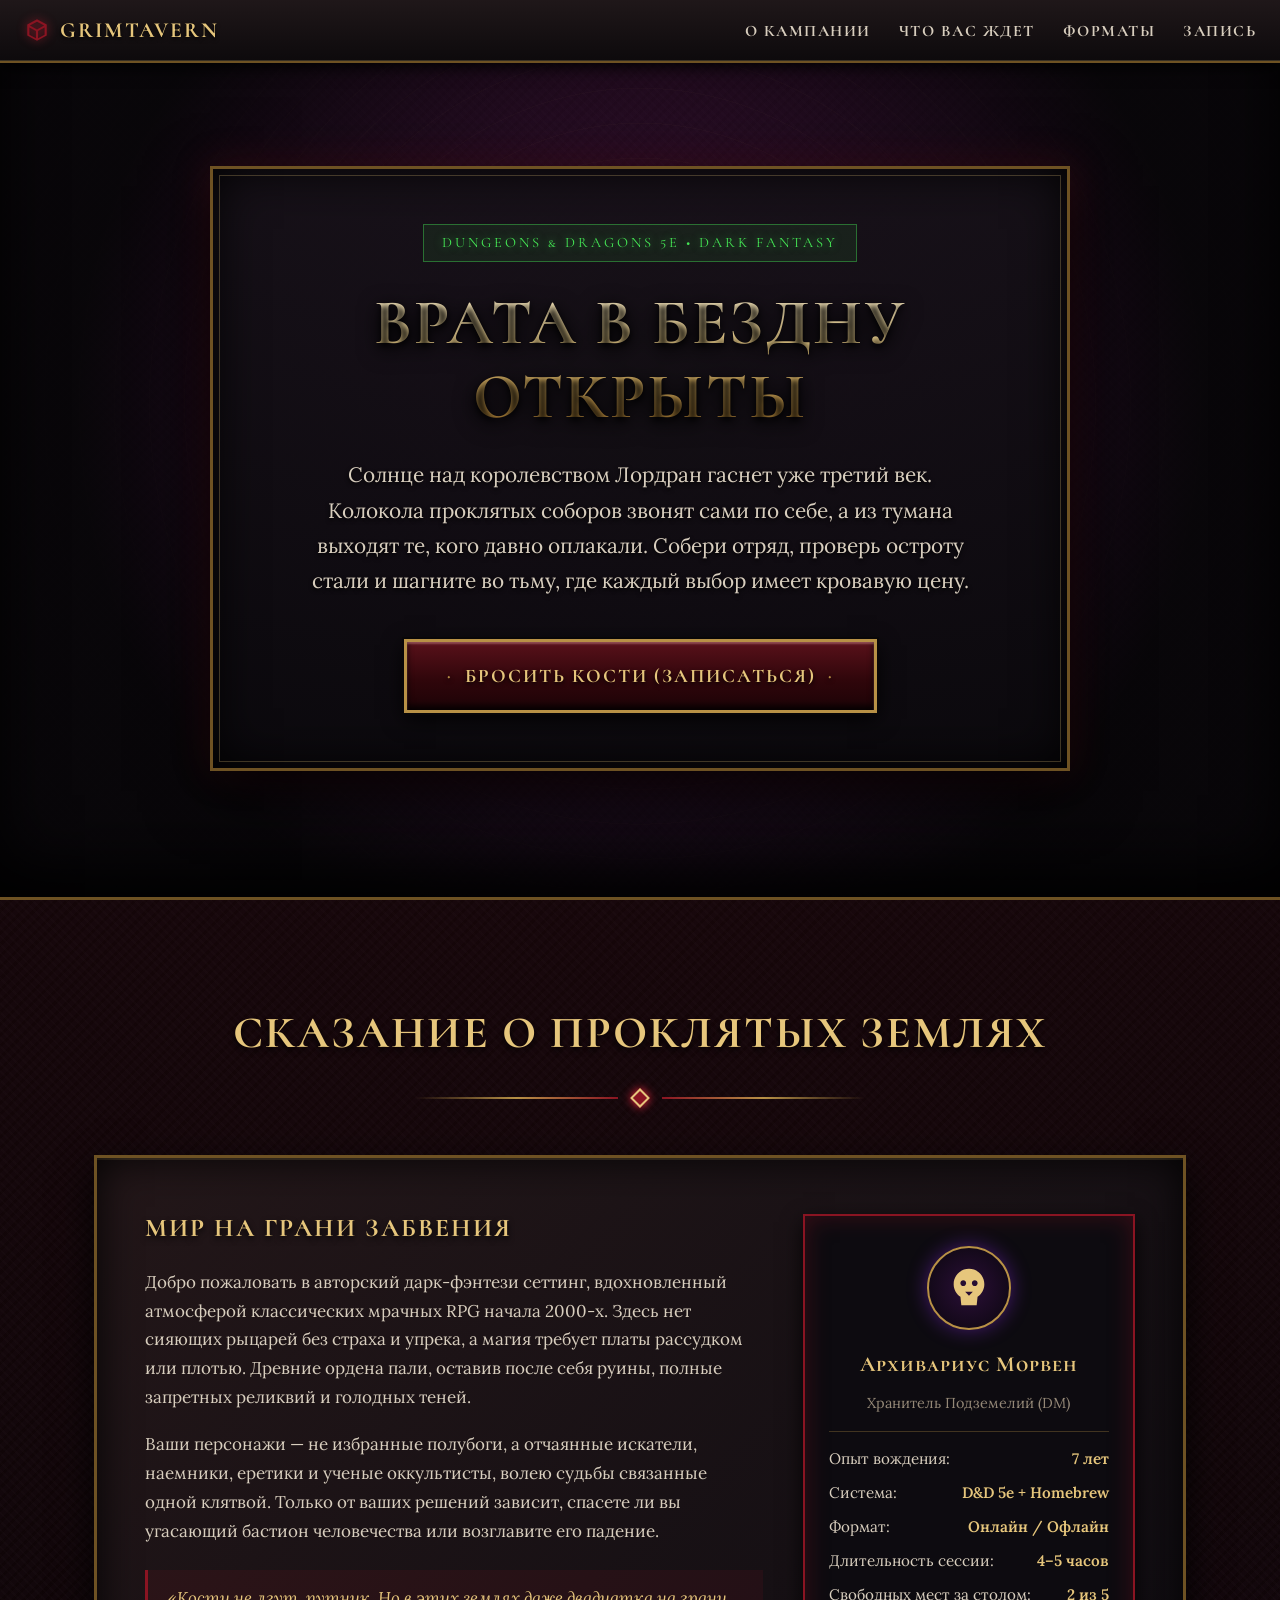
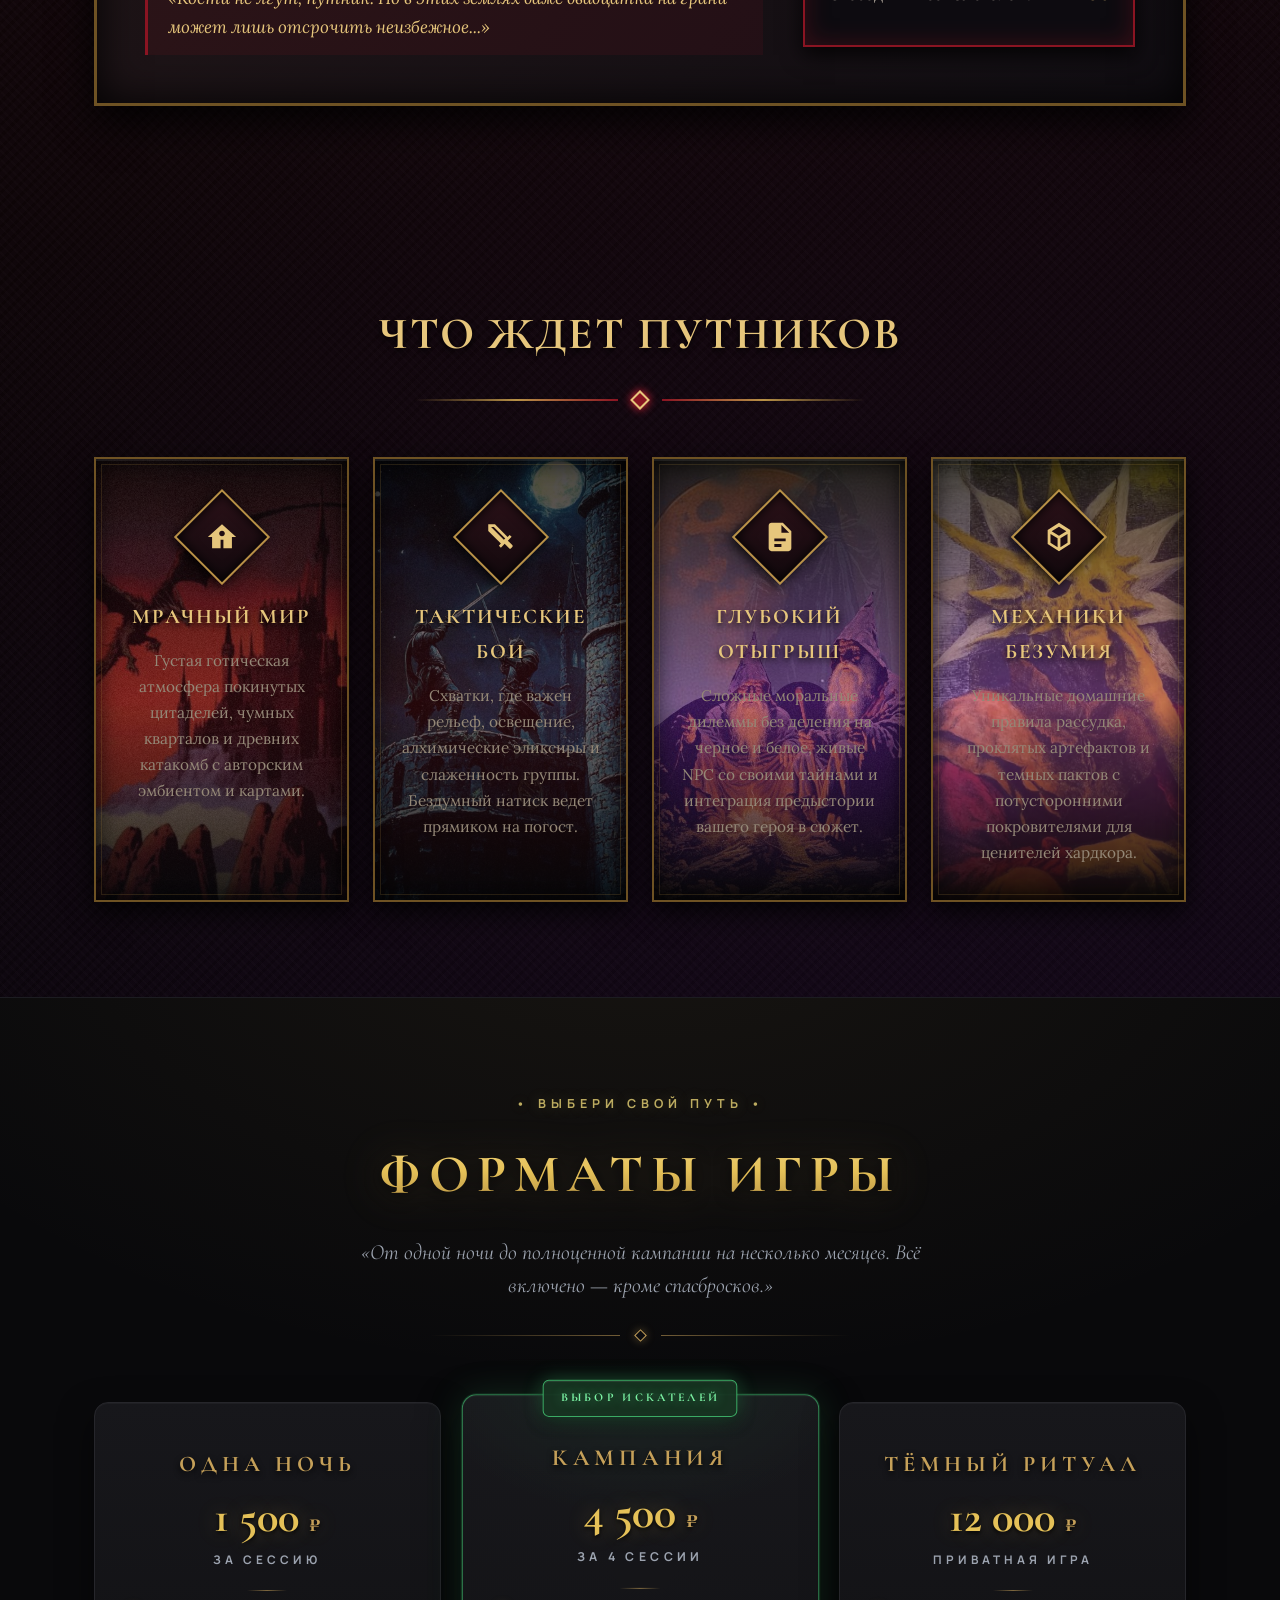
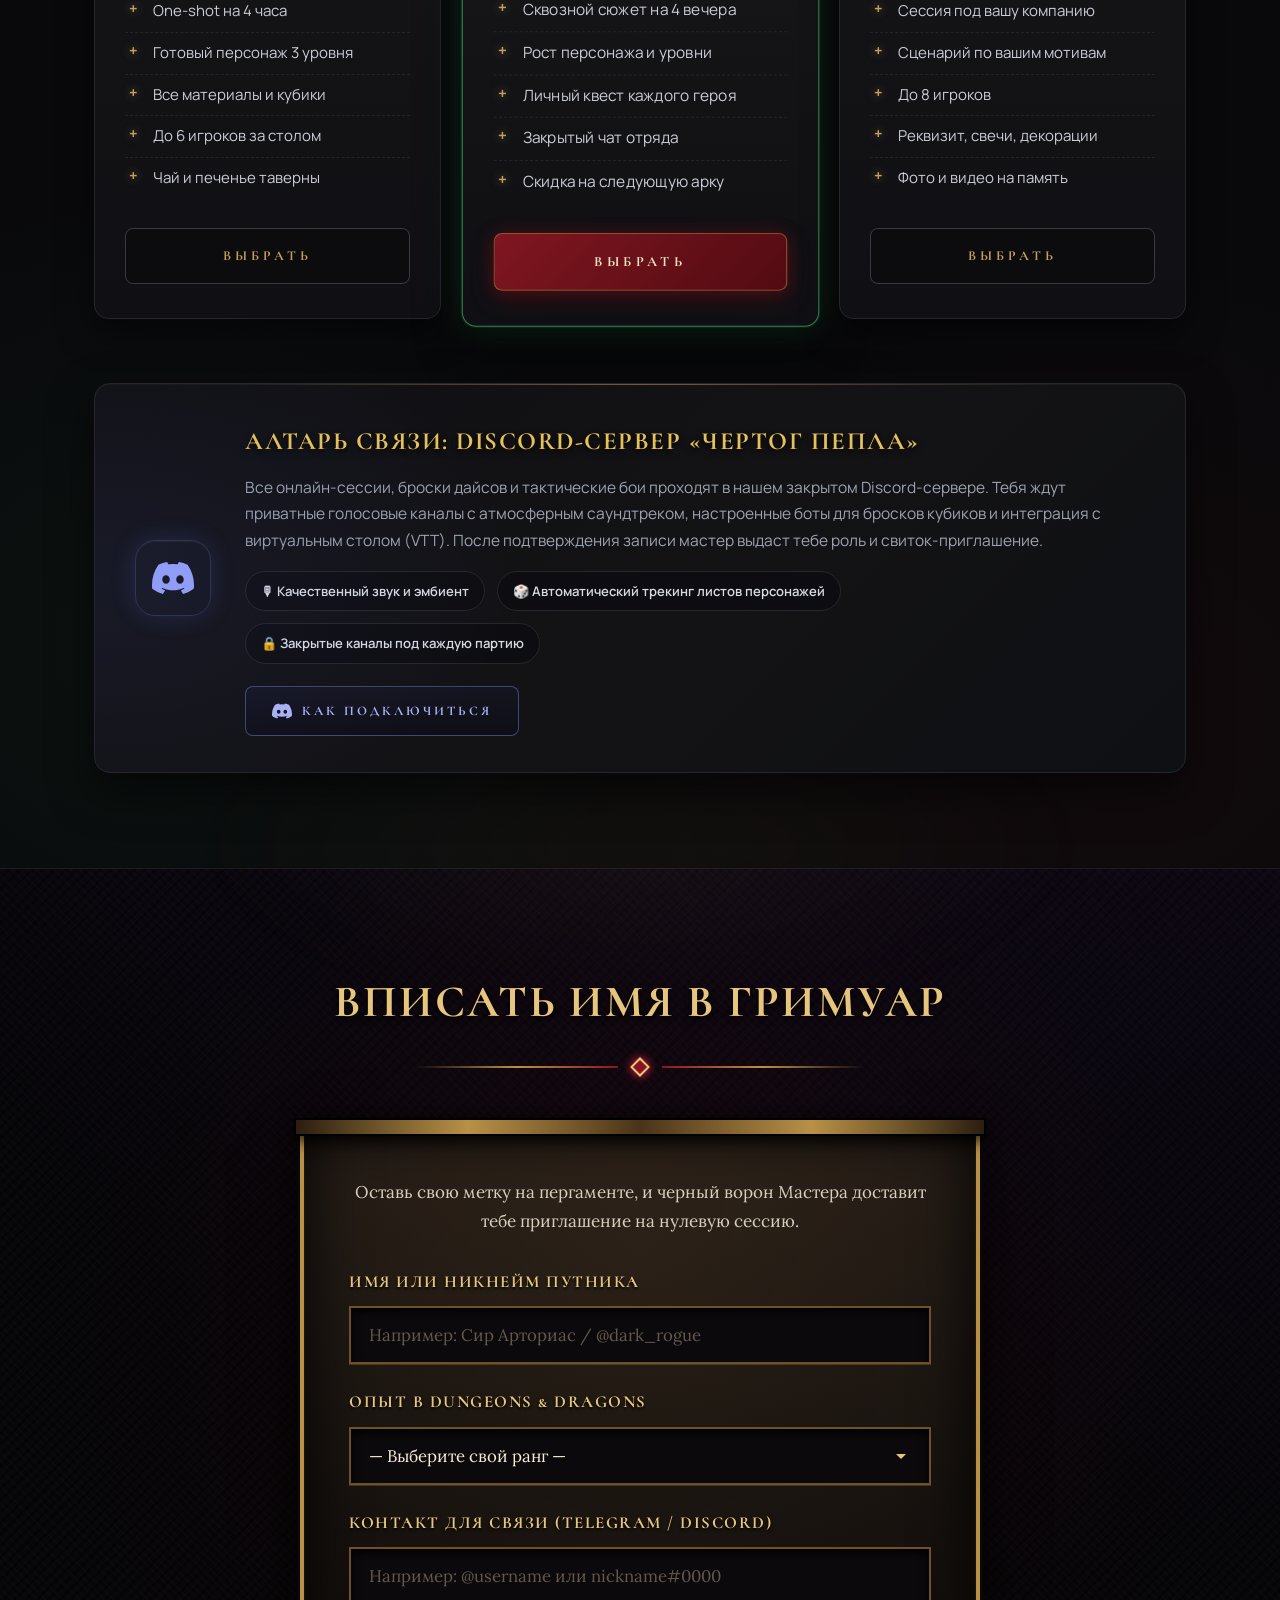
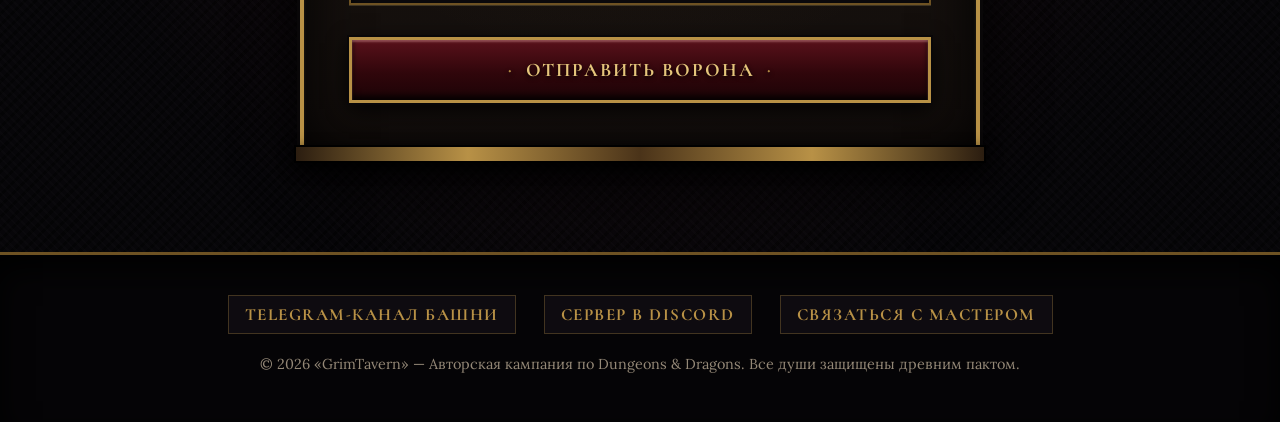
<file: index.html>
<!DOCTYPE html>
<html lang="ru">
<head>
    <meta charset="UTF-8">
    <meta name="viewport" content="width=device-width, initial-scale=1.0">
    <title>Врата в Бездну открыты | Запись на кампанию D&D</title>
    <!-- Подключение шрифтов Google Fonts (включая поддержку кириллицы в готическом/фэнтези стиле) -->
    <link rel="preconnect" href="https://fonts.googleapis.com">
    <link rel="preconnect" href="https://fonts.gstatic.com" crossorigin>
    <link href="https://fonts.googleapis.com/css2?family=Cinzel:wght@600;800&family=Cormorant+Garamond:ital,wght@0,600;0,700;1,500;1,600&family=Cormorant+Unicase:wght@600;700&family=Lora:ital,wght@0,400;0,600;1,400&family=Manrope:wght@400;500;600;700;800&display=swap" rel="stylesheet">
    <style>
        :root {
            --bg-abyss: #070609;
            --bg-stone: #121016;
            --bg-wood: #181112;
            --bg-parchment: #1e1714;
            --crimson-dark: #3b0910;
            --crimson-bright: #8a1422;
            --crimson-glow: #ff2a44;
            --gold-dark: #6e5223;
            --gold-base: #b89146;
            --gold-bright: #e6c67c;
            --magic-purple: #8a2be2;
            --magic-green: #45e655;
            --text-main: #d8cebe;
            --text-muted: #948877;
            --font-heading: 'Cormorant Unicase', 'Cinzel', serif;
            --font-body: 'Lora', serif;
            --transition-base: all 0.3s cubic-bezier(0.25, 0.8, 0.25, 1);
        }

        * {
            box-sizing: border-box;
            margin: 0;
            padding: 0;
        }

        html {
            scroll-behavior: smooth;
        }

        body {
            background-color: var(--bg-abyss);
            color: var(--text-main);
            font-family: var(--font-body);
            line-height: 1.7;
            font-size: 17px;
            overflow-x: hidden;
            /* Имитация темной каменной текстуры в духе Diablo II / Warcraft III */
            background-image: 
                radial-gradient(circle at 50% 0%, rgba(138, 20, 34, 0.18) 0%, transparent 60%),
                radial-gradient(circle at 85% 60%, rgba(138, 43, 226, 0.1) 0%, transparent 50%),
                repeating-linear-gradient(45deg, rgba(255, 255, 255, 0.012) 0px, rgba(255, 255, 255, 0.012) 2px, transparent 2px, transparent 6px),
                repeating-linear-gradient(-45deg, rgba(0, 0, 0, 0.4) 0px, rgba(0, 0, 0, 0.4) 3px, transparent 3px, transparent 8px);
        }

        /* Декоративная верхняя навигационная/статусная панель в стиле RPG 2000-х */
        .top-bar {
            position: fixed;
            top: 0;
            left: 0;
            width: 100%;
            z-index: 100;
            background: linear-gradient(180deg, #1f1719 0%, #0d0a0c 100%);
            border-bottom: 2px solid var(--gold-dark);
            box-shadow: 0 4px 15px rgba(0, 0, 0, 0.9), inset 0 -1px 0 rgba(230, 198, 124, 0.2);
            padding: 12px 24px;
            display: flex;
            justify-content: space-between;
            align-items: center;
        }

        .brand {
            font-family: var(--font-heading);
            font-size: 1.35rem;
            font-weight: 700;
            color: var(--gold-bright);
            text-transform: uppercase;
            letter-spacing: 2px;
            text-shadow: 0 2px 4px #000;
            display: flex;
            align-items: center;
            gap: 10px;
            text-decoration: none;
        }

        .brand svg {
            width: 26px;
            height: 26px;
            fill: var(--crimson-bright);
            filter: drop-shadow(0 0 5px rgba(255, 42, 68, 0.5));
        }

        .nav-links {
            display: flex;
            gap: 28px;
            list-style: none;
        }

        .nav-links a {
            color: var(--text-main);
            text-decoration: none;
            font-family: var(--font-heading);
            font-weight: 700;
            font-size: 1rem;
            letter-spacing: 1.5px;
            text-transform: uppercase;
            transition: var(--transition-base);
            position: relative;
        }

        .nav-links a:hover {
            color: var(--gold-bright);
            text-shadow: 0 0 10px rgba(230, 198, 124, 0.7);
        }

        .container {
            max-width: 1140px;
            margin: 0 auto;
            padding: 0 24px;
        }

        h1, h2, h3 {
            font-family: var(--font-heading);
            text-transform: uppercase;
            letter-spacing: 2px;
            color: var(--gold-bright);
            text-shadow: 0 3px 6px rgba(0, 0, 0, 0.95);
        }

        /* Разделители секций в виде кованого орнамента */
        .divider {
            display: flex;
            align-items: center;
            justify-content: center;
            margin: 20px auto 50px;
            max-width: 450px;
            gap: 15px;
        }

        .divider::before,
        .divider::after {
            content: "";
            flex: 1;
            height: 2px;
            background: linear-gradient(90deg, transparent, var(--gold-base), var(--crimson-bright));
        }

        .divider::after {
            background: linear-gradient(90deg, var(--crimson-bright), var(--gold-base), transparent);
        }

        .divider-gem {
            width: 14px;
            height: 14px;
            background: var(--crimson-bright);
            border: 2px solid var(--gold-bright);
            transform: rotate(45deg);
            box-shadow: 0 0 10px var(--crimson-glow);
        }

        /* Ретро-кнопки в стиле Warcraft 3 / Diablo 2 */
        .btn-retro {
            display: inline-flex;
            align-items: center;
            justify-content: center;
            gap: 12px;
            font-family: var(--font-heading);
            font-size: 1.2rem;
            font-weight: 700;
            text-transform: uppercase;
            letter-spacing: 2px;
            color: var(--gold-bright);
            text-decoration: none;
            padding: 18px 40px;
            cursor: pointer;
            background: linear-gradient(180deg, #59111a 0%, #30060b 55%, #1c0306 100%);
            border: 3px solid var(--gold-base);
            outline: 2px solid #090708;
            box-shadow: 
                inset 0 2px 2px rgba(255, 190, 190, 0.35),
                inset 0 -4px 6px rgba(0, 0, 0, 0.85),
                0 6px 20px rgba(0, 0, 0, 0.9);
            text-shadow: 0 2px 4px #000;
            transition: var(--transition-base);
            position: relative;
        }

        /* Металлические уголки на кнопках */
        .btn-retro::before,
        .btn-retro::after {
            content: "◆";
            font-size: 0.75rem;
            color: var(--gold-base);
            transition: var(--transition-base);
        }

        .btn-retro:hover {
            color: #fff;
            border-color: var(--gold-bright);
            background: linear-gradient(180deg, #751521 0%, #450911 55%, #260408 100%);
            box-shadow: 
                inset 0 2px 4px rgba(255, 220, 220, 0.5),
                inset 0 -3px 6px rgba(0, 0, 0, 0.8),
                0 0 22px rgba(255, 42, 68, 0.65),
                0 0 40px rgba(138, 43, 226, 0.4);
            transform: translateY(-2px);
        }

        .btn-retro:hover::before,
        .btn-retro:hover::after {
            color: var(--magic-green);
            text-shadow: 0 0 8px var(--magic-green);
        }

        .btn-retro:active {
            transform: translateY(2px);
            background: linear-gradient(180deg, #1c0306 0%, #30060b 60%, #4a0d15 100%);
            box-shadow: 
                inset 0 5px 10px rgba(0, 0, 0, 0.95),
                0 2px 6px rgba(0, 0, 0, 0.9);
        }

        /* HERO-БЛОК */
        .hero {
            min-height: 100vh;
            display: flex;
            align-items: center;
            justify-content: center;
            text-align: center;
            padding: 120px 20px 80px;
            position: relative;
            background: 
                radial-gradient(circle at 50% 45%, rgba(69, 230, 85, 0.06) 0%, rgba(138, 43, 226, 0.12) 25%, rgba(7, 6, 9, 0.92) 70%),
                repeating-radial-gradient(circle at 50% 45%, rgba(184, 145, 70, 0.04) 0px, rgba(184, 145, 70, 0.04) 1px, transparent 1px, transparent 35px);
            border-bottom: 3px solid var(--gold-dark);
            box-shadow: inset 0 -30px 60px rgba(0, 0, 0, 0.95);
        }

        .hero-frame {
            max-width: 860px;
            padding: 55px 45px;
            background: linear-gradient(180deg, rgba(22, 17, 24, 0.92) 0%, rgba(11, 9, 13, 0.96) 100%);
            border: 3px solid var(--gold-dark);
            outline: 1px solid rgba(230, 198, 124, 0.25);
            outline-offset: -10px;
            box-shadow: 
                inset 0 0 50px rgba(0, 0, 0, 0.95),
                0 20px 60px rgba(0, 0, 0, 0.95),
                0 0 35px rgba(138, 20, 34, 0.3);
            position: relative;
        }

        .hero-badge {
            display: inline-block;
            font-family: var(--font-heading);
            font-size: 0.9rem;
            letter-spacing: 3px;
            text-transform: uppercase;
            color: var(--magic-green);
            background: rgba(69, 230, 85, 0.08);
            border: 1px solid rgba(69, 230, 85, 0.4);
            padding: 6px 18px;
            margin-bottom: 24px;
            text-shadow: 0 0 8px rgba(69, 230, 85, 0.5);
        }

        .hero h1 {
            font-size: clamp(2.3rem, 5vw, 4.2rem);
            line-height: 1.15;
            margin-bottom: 24px;
            background: linear-gradient(180deg, #fff3d1 0%, var(--gold-bright) 45%, #9e6f27 100%);
            -webkit-background-clip: text;
            -webkit-text-fill-color: transparent;
            filter: drop-shadow(0 4px 10px rgba(0, 0, 0, 0.95));
        }

        .hero p {
            font-size: clamp(1.05rem, 2vw, 1.3rem);
            color: var(--text-main);
            max-width: 660px;
            margin: 0 auto 40px;
            text-shadow: 0 2px 4px #000;
        }

        /* СЕКЦИИ */
        section {
            padding: 95px 0;
            position: relative;
        }

        .section-title {
            text-align: center;
            font-size: clamp(1.9rem, 3.5vw, 2.8rem);
            margin-bottom: 10px;
        }

        /* О КАМПАНИИ И МАСТЕРЕ */
        .about-box {
            background: 
                linear-gradient(135deg, rgba(35, 23, 25, 0.95) 0%, rgba(16, 13, 18, 0.98) 100%);
            border: 3px solid var(--gold-dark);
            box-shadow: 
                inset 0 0 40px rgba(0, 0, 0, 0.9),
                inset 0 2px 0 rgba(230, 198, 124, 0.25),
                0 15px 35px rgba(0, 0, 0, 0.85);
            padding: 48px;
            display: grid;
            grid-template-columns: 1.3fr 0.7fr;
            gap: 40px;
            align-items: center;
            position: relative;
        }

        .about-text h3 {
            font-size: 1.6rem;
            margin-bottom: 18px;
            color: var(--gold-bright);
        }

        .about-text p {
            margin-bottom: 18px;
            color: var(--text-main);
        }

        .about-quote {
            border-left: 3px solid var(--crimson-bright);
            padding-left: 20px;
            margin-top: 24px;
            font-style: italic;
            color: var(--gold-bright);
            background: rgba(138, 20, 34, 0.12);
            padding: 14px 20px;
        }

        .master-card {
            background: #0d0b10;
            border: 2px solid var(--crimson-bright);
            padding: 30px 24px;
            text-align: center;
            box-shadow: inset 0 0 25px rgba(138, 20, 34, 0.35), 0 8px 20px rgba(0, 0, 0, 0.8);
        }

        .master-crest {
            width: 84px;
            height: 84px;
            margin: 0 auto 16px;
            border-radius: 50%;
            background: radial-gradient(circle, #2b0f38 0%, #09060c 100%);
            border: 2px solid var(--gold-base);
            display: flex;
            align-items: center;
            justify-content: center;
            box-shadow: 0 0 20px rgba(138, 43, 226, 0.45);
        }

        .master-crest svg {
            width: 46px;
            height: 46px;
            fill: var(--gold-bright);
        }

        .master-card h4 {
            font-family: var(--font-heading);
            font-size: 1.35rem;
            color: var(--gold-bright);
            margin-bottom: 8px;
            letter-spacing: 1px;
        }

        .master-stats {
            list-style: none;
            margin-top: 16px;
            text-align: left;
            font-size: 0.95rem;
            border-top: 1px solid rgba(184, 145, 70, 0.3);
            padding-top: 14px;
        }

        .master-stats li {
            margin-bottom: 8px;
            display: flex;
            justify-content: space-between;
        }

        .master-stats span {
            color: var(--gold-bright);
            font-weight: 600;
        }

        /* ЧТО ВАС ЖДЕТ (FEATURES) */
        .features-grid {
            display: grid;
            grid-template-columns: repeat(4, 1fr);
            gap: 24px;
        }

        .feature-card {
            background: linear-gradient(180deg, #1a151c 0%, #0e0b10 100%);
            background-size: cover;
            background-position: center;
            background-repeat: no-repeat;
            border: 2px solid var(--gold-dark);
            padding: 34px 24px;
            text-align: center;
            box-shadow: 
                inset 0 2px 0 rgba(255, 255, 255, 0.08),
                inset 0 0 25px rgba(0, 0, 0, 0.9),
                0 10px 25px rgba(0, 0, 0, 0.8);
            transition: var(--transition-base);
            position: relative;
            display: flex;
            flex-direction: column;
            align-items: center;
        }

        .feature-card::after {
            content: "";
            position: absolute;
            inset: 5px;
            border: 1px solid rgba(184, 145, 70, 0.18);
            pointer-events: none;
        }

        .feature-card:hover {
            transform: translateY(-6px);
            border-color: var(--gold-bright);
            box-shadow: 
                inset 0 0 30px rgba(138, 43, 226, 0.25),
                0 14px 30px rgba(0, 0, 0, 0.95),
                0 0 20px rgba(138, 43, 226, 0.45);
        }

        .feature-icon {
            width: 68px;
            height: 68px;
            background: linear-gradient(135deg, #2b1118 0%, #12090d 100%);
            border: 2px solid var(--gold-base);
            transform: rotate(45deg);
            display: flex;
            align-items: center;
            justify-content: center;
            margin: 10px 0 28px;
            box-shadow: inset 0 0 12px #000, 0 4px 12px rgba(0,0,0,0.8);
            transition: var(--transition-base);
        }

        .feature-icon svg {
            transform: rotate(-45deg);
            width: 34px;
            height: 34px;
            fill: var(--gold-bright);
            transition: var(--transition-base);
        }

        .feature-card:hover .feature-icon {
            border-color: var(--magic-green);
            box-shadow: 0 0 18px rgba(69, 230, 85, 0.5);
        }

        .feature-card:hover .feature-icon svg {
            fill: var(--magic-green);
            filter: drop-shadow(0 0 6px var(--magic-green));
        }

        .feature-card h3 {
            font-size: 1.3rem;
            margin-bottom: 14px;
            color: var(--gold-bright);
        }

        .feature-card p {
            font-size: 0.96rem;
            color: var(--text-muted);
        }

        /* ============================================================
           Фоновые изображения карточек «ЧТО ЖДЕТ ПУТНИКОВ»
           Поверх фона — темное полупрозрачное затемнение (градиент),
           чтобы текст и иконки оставались четкими и легко читаемыми.
           Рамки, отступы и закругления карточек сохранены без изменений.
           ============================================================ */
        .feature-card--world {
            background-image:
                linear-gradient(180deg, rgba(7, 6, 9, 0.72) 0%, rgba(59, 9, 16, 0.55) 55%, rgba(7, 6, 9, 0.88) 100%),
                url('img/мир.jpg');
        }

        .feature-card--combat {
            background-image:
                linear-gradient(180deg, rgba(7, 6, 9, 0.72) 0%, rgba(59, 9, 16, 0.55) 55%, rgba(7, 6, 9, 0.88) 100%),
                url('img/бои.jpg');
        }

        .feature-card--roleplay {
            background-image:
                linear-gradient(180deg, rgba(7, 6, 9, 0.72) 0%, rgba(138, 43, 226, 0.35) 55%, rgba(7, 6, 9, 0.88) 100%),
                url('img/отыгрышь.jpg');
        }

        .feature-card--madness {
            background-image:
                linear-gradient(180deg, rgba(7, 6, 9, 0.72) 0%, rgba(138, 43, 226, 0.35) 55%, rgba(7, 6, 9, 0.88) 100%),
                url('img/безумие.jpg');
        }

        /* СЕКЦИЯ ЗАПИСИ (ФОРМА) */
        .signup-section {
            background: radial-gradient(circle at 50% 50%, rgba(59, 9, 16, 0.25) 0%, transparent 70%);
        }

        .scroll-slab {
            max-width: 680px;
            margin: 0 auto;
            /* Имитация темной рунической плиты со старым пергаментом */
            background: 
                radial-gradient(circle at 50% 20%, rgba(184, 145, 70, 0.08), transparent 70%),
                linear-gradient(180deg, #241b16 0%, #17120f 50%, #120d0b 100%);
            border: 4px solid var(--gold-base);
            outline: 3px solid #090708;
            box-shadow: 
                inset 0 0 60px rgba(0, 0, 0, 0.95),
                inset 0 2px 3px rgba(230, 198, 124, 0.3),
                0 20px 50px rgba(0, 0, 0, 0.95);
            padding: 50px 45px;
            position: relative;
        }

        .scroll-slab::before,
        .scroll-slab::after {
            content: "";
            position: absolute;
            left: -10px;
            right: -10px;
            height: 14px;
            background: linear-gradient(90deg, #2b1d10, var(--gold-base), #4a3319, var(--gold-base), #2b1d10);
            border: 2px solid #000;
            box-shadow: 0 5px 15px rgba(0,0,0,0.9);
        }

        .scroll-slab::before {
            top: -10px;
        }

        .scroll-slab::after {
            bottom: -10px;
        }

        .form-intro {
            text-align: center;
            margin-bottom: 32px;
            color: var(--text-main);
        }

        .form-group {
            margin-bottom: 24px;
        }

        .form-group label {
            display: block;
            font-family: var(--font-heading);
            font-size: 1.05rem;
            font-weight: 700;
            letter-spacing: 1.5px;
            text-transform: uppercase;
            color: var(--gold-bright);
            margin-bottom: 10px;
            text-shadow: 0 2px 3px #000;
        }

        .form-control {
            width: 100%;
            padding: 16px 18px;
            font-family: var(--font-body);
            font-size: 1.05rem;
            color: #f5ebd6;
            background-color: #0b090c;
            border: 2px solid var(--gold-dark);
            box-shadow: 
                inset 0 4px 10px rgba(0, 0, 0, 0.95),
                0 1px 0 rgba(230, 198, 124, 0.2);
            transition: var(--transition-base);
            outline: none;
        }

        .form-control::placeholder {
            color: #63584c;
        }

        .form-control:hover {
            border-color: var(--gold-base);
        }

        .form-control:focus {
            border-color: var(--magic-green);
            background-color: #110e14;
            box-shadow: 
                inset 0 4px 10px rgba(0, 0, 0, 0.95),
                0 0 15px rgba(69, 230, 85, 0.35);
        }

        select.form-control {
            appearance: none;
            background-image: url("data:image/svg+xml;charset=UTF-8,%3csvg xmlns='http://www.w3.org/2000/svg' viewBox='0 0 24 24' fill='%23e6c67c'%3e%3cpath d='M7 10l5 5 5-5z'/%3e%3c/svg%3e");
            background-repeat: no-repeat;
            background-position: right 16px center;
            background-size: 24px;
            cursor: pointer;
        }

        select.form-control option {
            background-color: #120e14;
            color: var(--text-main);
            padding: 12px;
        }

        .form-submit {
            margin-top: 32px;
            text-align: center;
        }

        .form-submit .btn-retro {
            width: 100%;
        }

        #raven-msg {
            display: none;
            margin-top: 22px;
            padding: 16px;
            background: rgba(69, 230, 85, 0.1);
            border: 1px solid var(--magic-green);
            color: #b8ffcc;
            text-align: center;
            font-style: italic;
            box-shadow: 0 0 15px rgba(69, 230, 85, 0.2);
        }

        /* ФУТЕР */
        footer {
            background: #050406;
            border-top: 3px solid var(--gold-dark);
            padding: 45px 0;
            text-align: center;
            box-shadow: inset 0 15px 30px rgba(0, 0, 0, 0.9);
        }

        .footer-links {
            display: flex;
            justify-content: center;
            gap: 28px;
            flex-wrap: wrap;
            margin-bottom: 22px;
            list-style: none;
        }

        .footer-links a {
            color: var(--gold-base);
            text-decoration: none;
            font-family: var(--font-heading);
            font-weight: 700;
            letter-spacing: 1.5px;
            text-transform: uppercase;
            padding: 8px 16px;
            border: 1px solid rgba(184, 145, 70, 0.3);
            background: #0e0b10;
            transition: var(--transition-base);
        }

        .footer-links a:hover {
            color: var(--gold-bright);
            border-color: var(--crimson-bright);
            box-shadow: 0 0 14px rgba(255, 42, 68, 0.45);
            transform: translateY(-2px);
        }

        .copyright {
            font-size: 0.9rem;
            color: var(--text-muted);
        }

        /* ============================================================
           СЕКЦИЯ «ФОРМАТЫ ИГРЫ» + ПЛАШКА DISCORD (Dark Fantasy UI)
           ============================================================ */
        .pricing-section {
            --pf-bg: #09090b;
            --pf-card: #131316;
            --pf-border: #26262b;
            --pf-gold: #c5a059;
            --pf-gold-bright: #e5c158;
            --pf-olive: #bcab60;
            --pf-muted: #9ca3af;
            --pf-green: #4ade80;
            --pf-blood-1: #801620;
            --pf-blood-2: #520b12;
            --pf-font-heading: 'Cormorant Garamond', 'Cinzel', serif;
            --pf-font-body: 'Manrope', system-ui, -apple-system, 'Segoe UI', sans-serif;

            background:
                radial-gradient(ellipse 110% 55% at 50% -8%, rgba(197, 160, 89, 0.08) 0%, transparent 62%),
                radial-gradient(ellipse 55% 45% at 12% 85%, rgba(74, 222, 128, 0.045) 0%, transparent 70%),
                radial-gradient(ellipse 55% 45% at 88% 90%, rgba(128, 22, 32, 0.07) 0%, transparent 70%),
                var(--pf-bg);
            font-family: var(--pf-font-body);
            color: var(--pf-muted);
            border-top: 1px solid #1c1c21;
            border-bottom: 1px solid #1c1c21;
        }

        /* Эффект дымки в нижней части секции */
        .pricing-section::before {
            content: "";
            position: absolute;
            left: 50%;
            bottom: -140px;
            width: 900px;
            height: 320px;
            transform: translateX(-50%);
            background: radial-gradient(ellipse, rgba(197, 160, 89, 0.055) 0%, transparent 70%);
            filter: blur(30px);
            pointer-events: none;
        }

        .pricing-eyebrow {
            margin: 0;
            text-align: center;
            font-size: 0.78rem;
            font-weight: 700;
            letter-spacing: 5px;
            text-transform: uppercase;
            color: var(--pf-olive);
            text-shadow: 0 0 14px rgba(188, 171, 96, 0.28);
        }

        .pricing-title {
            margin: 16px 0 16px;
            text-align: center;
            font-family: var(--pf-font-heading);
            font-size: clamp(2.1rem, 4.5vw, 3.3rem);
            font-weight: 700;
            letter-spacing: 8px;
            text-transform: uppercase;
            text-shadow: none;
            background: linear-gradient(180deg, #f4d98b 0%, var(--pf-gold-bright) 45%, #a37e3c 100%);
            -webkit-background-clip: text;
            background-clip: text;
            -webkit-text-fill-color: transparent;
            filter: drop-shadow(0 3px 8px rgba(0, 0, 0, 0.85)) drop-shadow(0 0 20px rgba(197, 160, 89, 0.2));
        }

        .pricing-subtitle {
            margin: 0 auto;
            max-width: 640px;
            text-align: center;
            font-family: 'Cormorant Garamond', serif;
            font-style: italic;
            font-size: clamp(1.1rem, 2vw, 1.35rem);
            line-height: 1.55;
            color: var(--pf-muted);
        }

        /* Ромбовидный разделитель */
        .pf-divider {
            display: flex;
            align-items: center;
            justify-content: center;
            gap: 16px;
            max-width: 420px;
            margin: 28px auto 0;
        }

        .pf-divider::before,
        .pf-divider::after {
            content: "";
            flex: 1;
            height: 1px;
            background: linear-gradient(90deg, transparent, rgba(197, 160, 89, 0.55));
        }

        .pf-divider::after {
            background: linear-gradient(90deg, rgba(197, 160, 89, 0.55), transparent);
        }

        .pf-divider span {
            display: block;
            width: 9px;
            height: 9px;
            background: #0c0c0f;
            border: 1px solid var(--pf-gold);
            transform: rotate(45deg);
            box-shadow: 0 0 10px rgba(197, 160, 89, 0.45);
        }

        /* Сетка карточек цен */
        .pricing-grid {
            display: grid;
            grid-template-columns: repeat(3, 1fr);
            gap: 26px;
            align-items: stretch;
            margin-top: 62px;
        }

        .price-card {
            position: relative;
            display: flex;
            flex-direction: column;
            padding: 42px 30px 34px;
            text-align: center;
            background: linear-gradient(180deg, #17171b 0%, var(--pf-card) 45%, #101014 100%);
            border: 1px solid var(--pf-border);
            border-radius: 14px;
            box-shadow:
                inset 0 1px 0 rgba(255, 255, 255, 0.035),
                0 14px 34px rgba(0, 0, 0, 0.5);
            transition: transform 0.35s ease, box-shadow 0.35s ease, border-color 0.35s ease;
        }

        .price-card:hover {
            transform: translateY(-8px);
            border-color: rgba(197, 160, 89, 0.5);
            box-shadow:
                inset 0 1px 0 rgba(255, 255, 255, 0.05),
                0 20px 44px rgba(0, 0, 0, 0.6),
                0 0 26px rgba(197, 160, 89, 0.14);
        }

        .price-card h3 {
            font-family: var(--pf-font-heading);
            font-size: 1.4rem;
            font-weight: 700;
            letter-spacing: 5px;
            color: var(--pf-gold);
            margin-bottom: 10px;
        }

        .price {
            font-family: var(--pf-font-heading);
            font-size: clamp(2.3rem, 3.5vw, 2.9rem);
            font-weight: 700;
            line-height: 1.1;
            color: var(--pf-gold-bright);
            text-shadow:
                0 2px 4px rgba(0, 0, 0, 0.9),
                0 0 22px rgba(229, 193, 88, 0.3);
        }

        .price-currency {
            font-size: 0.55em;
            color: var(--pf-gold);
        }

        .price-period {
            display: block;
            margin-top: 8px;
            font-family: var(--pf-font-body);
            font-size: 0.74rem;
            font-weight: 700;
            letter-spacing: 4px;
            text-transform: uppercase;
            color: var(--pf-muted);
        }

        .price-period::after {
            content: "";
            display: block;
            width: 40px;
            height: 1px;
            margin: 20px auto 0;
            background: linear-gradient(90deg, transparent, rgba(197, 160, 89, 0.6), transparent);
        }

        .price-list {
            list-style: none;
            margin: 0;
            padding: 0;
            flex: 1;
            text-align: left;
        }

        .price-list li {
            position: relative;
            padding: 9px 4px 9px 28px;
            font-size: 0.94rem;
            line-height: 1.5;
            color: #c9ccd4;
            border-bottom: 1px dashed rgba(38, 38, 43, 0.9);
        }

        .price-list li:last-child {
            border-bottom: none;
        }

        .price-list li::before {
            content: "+";
            position: absolute;
            left: 4px;
            top: 7px;
            font-weight: 700;
            color: var(--pf-gold);
            text-shadow: 0 0 9px rgba(197, 160, 89, 0.55);
        }

        .price-btn {
            display: inline-block;
            margin-top: 30px;
            padding: 15px 24px;
            font-family: var(--pf-font-heading);
            font-size: 0.86rem;
            font-weight: 700;
            letter-spacing: 4px;
            text-transform: uppercase;
            text-decoration: none;
            text-align: center;
            color: var(--pf-gold);
            background: #0c0c0f;
            border: 1px solid #3a3a42;
            border-radius: 8px;
            transition: all 0.3s ease;
        }

        .price-btn:hover {
            color: var(--pf-gold-bright);
            border-color: var(--pf-gold);
            box-shadow: 0 0 18px rgba(197, 160, 89, 0.28), 0 4px 12px rgba(0, 0, 0, 0.5);
            transform: translateY(-2px);
        }

        /* Выделенная карточка «КАМПАНИЯ» */
        .price-card.featured {
            border: 1px solid rgba(74, 222, 128, 0.55);
            background:
                radial-gradient(ellipse 90% 40% at 50% -5%, rgba(74, 222, 128, 0.07) 0%, transparent 70%),
                linear-gradient(180deg, #18181c 0%, var(--pf-card) 55%, #101014 100%);
            box-shadow:
                inset 0 1px 0 rgba(255, 255, 255, 0.05),
                0 0 0 1px rgba(74, 222, 128, 0.12),
                0 0 36px rgba(74, 222, 128, 0.15),
                0 18px 42px rgba(0, 0, 0, 0.6);
            transform: scale(1.03);
        }

        .price-card.featured:hover {
            border-color: var(--pf-green);
            transform: translateY(-8px) scale(1.03);
            box-shadow:
                inset 0 1px 0 rgba(255, 255, 255, 0.06),
                0 0 0 1px rgba(74, 222, 128, 0.22),
                0 0 46px rgba(74, 222, 128, 0.24),
                0 22px 48px rgba(0, 0, 0, 0.65);
        }

        /* Бейдж над центральной карточкой */
        .featured-badge {
            position: absolute;
            top: -15px;
            left: 50%;
            transform: translateX(-50%);
            z-index: 2;
            white-space: nowrap;
            font-family: var(--pf-font-heading);
            font-size: 0.72rem;
            font-weight: 700;
            letter-spacing: 3px;
            text-transform: uppercase;
            color: #7cf2a4;
            background: rgba(24, 52, 34, 0.95);
            border: 1px solid rgba(74, 222, 128, 0.7);
            border-radius: 6px;
            padding: 7px 16px;
            text-shadow: 0 0 10px rgba(74, 222, 128, 0.6);
            box-shadow:
                0 0 20px rgba(74, 222, 128, 0.3),
                0 5px 14px rgba(0, 0, 0, 0.55),
                inset 0 1px 0 rgba(255, 255, 255, 0.07);
        }

        /* Кнопка «ВЫБРАТЬ» для КАМПАНИИ (винно-кровавый градиент) */
        .price-btn--blood {
            background: linear-gradient(135deg, var(--pf-blood-1) 0%, var(--pf-blood-2) 100%);
            border-color: rgba(229, 193, 88, 0.35);
            color: #f3e5c3;
            box-shadow:
                0 8px 20px rgba(82, 11, 18, 0.55),
                0 0 16px rgba(128, 22, 32, 0.4);
        }

        .price-btn--blood:hover {
            color: #fff7e6;
            border-color: var(--pf-gold-bright);
            box-shadow:
                0 10px 26px rgba(82, 11, 18, 0.7),
                0 0 26px rgba(229, 193, 88, 0.28),
                0 0 14px rgba(128, 22, 32, 0.6);
        }

        /* ============ ПЛАШКА ПЛАТФОРМЫ (DISCORD) ============ */
        .discord-banner {
            position: relative;
            display: flex;
            align-items: center;
            gap: 34px;
            margin-top: 64px;
            padding: 36px 40px;
            overflow: hidden;
            background: linear-gradient(135deg, #101014 0%, var(--pf-card) 55%, #0f1013 100%);
            border: 1px solid var(--pf-border);
            border-radius: 16px;
            box-shadow:
                inset 0 1px 0 rgba(255, 255, 255, 0.035),
                0 18px 44px rgba(0, 0, 0, 0.55);
        }

        .discord-banner::before {
            content: "";
            position: absolute;
            inset: 0;
            background: radial-gradient(ellipse 55% 100% at 0% 50%, rgba(100, 116, 226, 0.09) 0%, transparent 70%);
            pointer-events: none;
        }

        .discord-banner::after {
            content: "";
            position: absolute;
            top: 0;
            left: 12%;
            right: 12%;
            height: 1px;
            background: linear-gradient(90deg, transparent, rgba(197, 160, 89, 0.5), transparent);
            pointer-events: none;
        }

        .discord-logo {
            flex: 0 0 auto;
            display: flex;
            align-items: center;
            justify-content: center;
            width: 76px;
            height: 76px;
            border-radius: 20px;
            color: #93a1f8;
            background: #14141c;
            border: 1px solid #2b2f44;
            box-shadow:
                0 0 24px rgba(100, 116, 226, 0.2),
                inset 0 1px 0 rgba(255, 255, 255, 0.05);
        }

        .discord-logo svg {
            width: 42px;
            height: 42px;
        }

        .discord-content {
            flex: 1;
            min-width: 0;
        }

        .discord-content h3 {
            font-family: var(--pf-font-heading);
            font-size: clamp(1.25rem, 2.4vw, 1.55rem);
            letter-spacing: 1.5px;
            color: var(--pf-gold-bright);
            margin-bottom: 12px;
        }

        .discord-content p {
            margin: 0;
            font-size: 0.97rem;
            line-height: 1.7;
            color: var(--pf-muted);
        }

        .discord-tags {
            list-style: none;
            margin: 18px 0 0;
            padding: 0;
            display: flex;
            flex-wrap: wrap;
            gap: 12px;
        }

        .discord-tags li {
            display: inline-flex;
            align-items: center;
            gap: 8px;
            padding: 8px 15px;
            font-size: 0.82rem;
            font-weight: 600;
            color: #d7dae2;
            background: #0d0d11;
            border: 1px solid #26262b;
            border-radius: 999px;
            transition: border-color 0.3s ease, box-shadow 0.3s ease;
        }

        .discord-tags li:hover {
            border-color: rgba(197, 160, 89, 0.45);
            box-shadow: 0 0 12px rgba(197, 160, 89, 0.12);
        }

        .discord-btn {
            display: inline-flex;
            align-items: center;
            gap: 10px;
            margin-top: 22px;
            padding: 13px 26px;
            font-family: var(--pf-font-heading);
            font-size: 0.82rem;
            font-weight: 700;
            letter-spacing: 3px;
            text-transform: uppercase;
            text-decoration: none;
            color: #aab4f4;
            background: linear-gradient(180deg, #151521 0%, #0e0e16 100%);
            border: 1px solid rgba(114, 137, 218, 0.45);
            border-radius: 8px;
            transition: all 0.3s ease;
        }

        .discord-btn svg {
            width: 20px;
            height: 20px;
        }

        .discord-btn:hover {
            color: #e6e9ff;
            border-color: rgba(129, 150, 245, 0.85);
            box-shadow:
                0 0 22px rgba(114, 137, 218, 0.3),
                0 6px 16px rgba(0, 0, 0, 0.5);
            transform: translateY(-2px);
        }

        /* ============ АДАПТИВНОСТЬ НОВЫХ СЕКЦИЙ ============ */
        @media (max-width: 900px) {
            .pricing-grid {
                grid-template-columns: 1fr;
                max-width: 540px;
                margin-left: auto;
                margin-right: auto;
            }

            .price-card.featured {
                transform: none;
            }

            .price-card.featured:hover {
                transform: translateY(-8px);
            }
        }

        @media (max-width: 768px) {
            .discord-banner {
                flex-direction: column;
                gap: 20px;
                padding: 32px 26px;
                text-align: center;
            }

            .discord-tags {
                justify-content: center;
            }

            .discord-btn {
                justify-content: center;
                width: 100%;
            }
        }

        @media (max-width: 640px) {
            .pricing-section {
                padding: 72px 0;
            }

            .price-card {
                padding: 34px 22px 30px;
            }

            .discord-banner {
                padding: 26px 20px;
            }

            .discord-logo {
                width: 64px;
                height: 64px;
            }

            .discord-logo svg {
                width: 34px;
                height: 34px;
            }
        }

        /* АДАПТИВНОСТЬ */
        @media (max-width: 992px) {
            .features-grid {
                grid-template-columns: repeat(2, 1fr);
            }
            .about-box {
                grid-template-columns: 1fr;
            }
        }

        @media (max-width: 640px) {
            .top-bar {
                flex-direction: column;
                gap: 10px;
                padding: 10px 16px;
            }
            .nav-links {
                gap: 16px;
                font-size: 0.85rem;
            }
            .hero {
                padding-top: 140px;
            }
            .hero-frame {
                padding: 36px 20px;
            }
            .btn-retro {
                width: 100%;
                padding: 16px 20px;
                font-size: 1.05rem;
            }
            .about-box {
                padding: 28px 20px;
            }
            .features-grid {
                grid-template-columns: 1fr;
            }
            .scroll-slab {
                padding: 36px 22px;
            }
        }
    </style>
    <!-- Переопределяющие стили (кнопки «ВЫБРАТЬ» в секции «Форматы игры») -->
    <link rel="stylesheet" href="custom.css">
</head>
<body>

    <!-- Верхняя панель в стиле RPG-интерфейса -->
    <header class="top-bar">
        <a href="#" class="brand">
            <svg viewBox="0 0 24 24" aria-hidden="true">
                <path d="M12 2L3 7v10l9 5 9-5V7l-9-5zm0 2.3l6.5 3.6-6.5 3.6-6.5-3.6L12 4.3zM5 9.6l6 3.3v6.8l-6-3.3V9.6zm8 10.1v-6.8l6-3.3v6.8l-6 3.3z"/>
            </svg>
            GrimTavern
        </a>
        <nav>
            <ul class="nav-links">
                <li><a href="#about">О кампании</a></li>
                <li><a href="#features">Что вас ждет</a></li>
                <li><a href="#formats">Форматы</a></li>
                <li><a href="#signup">Запись</a></li>
            </ul>
        </nav>
    </header>

    <!-- HERO-БЛОК -->
    <section class="hero">
        <div class="hero-frame">
            <span class="hero-badge">Dungeons &amp; Dragons 5e • Dark Fantasy</span>
            <h1>Врата в Бездну открыты</h1>
            <p>
                Солнце над королевством Лордран гаснет уже третий век. Колокола проклятых соборов звонят сами по себе, а из тумана выходят те, кого давно оплакали. Собери отряд, проверь остроту стали и шагните во тьму, где каждый выбор имеет кровавую цену.
            </p>
            <a href="#signup" class="btn-retro">Бросить кости (Записаться)</a>
        </div>
    </section>

    <!-- О КАМПАНИИ И МАСТЕРЕ -->
    <section id="about">
        <div class="container">
            <h2 class="section-title">Сказание о Проклятых Землях</h2>
            <div class="divider"><div class="divider-gem"></div></div>

            <div class="about-box">
                <div class="about-text">
                    <h3>Мир на грани забвения</h3>
                    <p>
                        Добро пожаловать в авторский дарк-фэнтези сеттинг, вдохновленный атмосферой классических мрачных RPG начала 2000-х. Здесь нет сияющих рыцарей без страха и упрека, а магия требует платы рассудком или плотью. Древние ордена пали, оставив после себя руины, полные запретных реликвий и голодных теней.
                    </p>
                    <p>
                        Ваши персонажи — не избранные полубоги, а отчаянные искатели, наемники, еретики и ученые оккультисты, волею судьбы связанные одной клятвой. Только от ваших решений зависит, спасете ли вы угасающий бастион человечества или возглавите его падение.
                    </p>
                    <div class="about-quote">
                        «Кости не лгут, путник. Но в этих землях даже двадцатка на грани может лишь отсрочить неизбежное...»
                    </div>
                </div>

                <aside class="master-card">
                    <div class="master-crest">
                        <svg viewBox="0 0 24 24" aria-hidden="true">
                            <path d="M12 2C7.58 2 4 5.58 4 10c0 2.76 1.4 5.19 3.53 6.62L8 21h8l.47-4.38C18.6 15.19 20 12.76 20 10c0-4.42-3.58-8-8-8zm-3 9c-.83 0-1.5-.67-1.5-1.5S8.17 8 9 8s1.5.67 1.5 1.5S9.83 11 9 11zm6 0c-.83 0-1.5-.67-1.5-1.5S14.17 8 15 8s1.5.67 1.5 1.5S15.83 11 15 11zm-3 5l-2-2h4l-2 2z"/>
                        </svg>
                    </div>
                    <h4>Архивариус Морвен</h4>
                    <p style="font-size: 0.9rem; color: var(--text-muted);">Хранитель Подземелий (DM)</p>
                    <ul class="master-stats">
                        <li>Опыт вождения: <span>7 лет</span></li>
                        <li>Система: <span>D&amp;D 5e + Homebrew</span></li>
                        <li>Формат: <span>Онлайн / Офлайн</span></li>
                        <li>Длительность сессии: <span>4–5 часов</span></li>
                        <li>Свободных мест за столом: <span>2 из 5</span></li>
                    </ul>
                </aside>
            </div>
        </div>
    </section>

    <!-- ЧТО ВАС ЖДЕТ (FEATURES) -->
    <section id="features">
        <div class="container">
            <h2 class="section-title">Что ждет путников</h2>
            <div class="divider"><div class="divider-gem"></div></div>

            <div class="features-grid">
                <!-- Карточка 1 -->
                <article class="feature-card feature-card--world">
                    <div class="feature-icon">
                        <svg viewBox="0 0 24 24" aria-hidden="true">
                            <path d="M12 3L2 12h3v8h6v-6h2v6h6v-8h3L12 3zm0 4.5c1.1 0 2 .9 2 2s-.9 2-2 2-2-.9-2-2 .9-2 2-2z"/>
                        </svg>
                    </div>
                    <h3>Мрачный мир</h3>
                    <p>Густая готическая атмосфера покинутых цитаделей, чумных кварталов и древних катакомб с авторским эмбиентом и картами.</p>
                </article>

                <!-- Карточка 2 -->
                <article class="feature-card feature-card--combat">
                    <div class="feature-icon">
                        <svg viewBox="0 0 24 24" aria-hidden="true">
                            <path d="M6.92 5H5l9 9 1-.94m4.96 6.06l-.84.84a.996.996 0 0 1-1.41 0l-3.12-3.12-2.68 2.66-1.41-1.41 1.42-1.42L3 7.75V3h4.75l8.92 8.92 1.42-1.42 1.41 1.41-2.67 2.67 3.12 3.12c.4.4.4 1.03.01 1.42z"/>
                        </svg>
                    </div>
                    <h3>Тактические бои</h3>
                    <p>Схватки, где важен рельеф, освещение, алхимические эликсиры и слаженность группы. Бездумный натиск ведет прямиком на погост.</p>
                </article>

                <!-- Карточка 3 -->
                <article class="feature-card feature-card--roleplay">
                    <div class="feature-icon">
                        <svg viewBox="0 0 24 24" aria-hidden="true">
                            <path d="M14 2H6c-1.1 0-2 .9-2 2v16c0 1.1.9 2 2 2h12c1.1 0 2-.9 2-2V8l-6-6zm-1 7V3.5L18.5 9H13zm-5 4h8v2H8v-2zm0 4h5v2H8v-2z"/>
                        </svg>
                    </div>
                    <h3>Глубокий отыгрыш</h3>
                    <p>Сложные моральные дилеммы без деления на черное и белое, живые NPC со своими тайнами и интеграция предыстории вашего героя в сюжет.</p>
                </article>

                <!-- Карточка 4 -->
                <article class="feature-card feature-card--madness">
                    <div class="feature-icon">
                        <svg viewBox="0 0 24 24" aria-hidden="true">
                            <path d="M12 2L4 7v10l8 5 8-5V7l-8-5zm0 2.8L17.2 8 12 11.2 6.8 8 12 4.8zM6 9.8l5 3.1v6.3l-5-3.1V9.8zm7 9.4v-6.3l5-3.1v6.3l-5 3.1z"/>
                        </svg>
                    </div>
                    <h3>Механики Безумия</h3>
                    <p>Уникальные домашние правила рассудка, проклятых артефактов и темных пактов с потусторонними покровителями для ценителей хардкора.</p>
                </article>
            </div>
        </div>
    </section>

    <!-- ФОРМАТЫ ИГРЫ (ПРАЙСИНГ) -->
    <section id="formats" class="pricing-section">
        <div class="container">
            <p class="pricing-eyebrow">• Выбери свой путь •</p>
            <h2 class="pricing-title">Форматы игры</h2>
            <p class="pricing-subtitle">«От одной ночи до полноценной кампании на несколько месяцев. Всё включено — кроме спасбросков.»</p>
            <div class="pf-divider" aria-hidden="true"><span></span></div>

            <div class="pricing-grid">
                <!-- Карточка 1: ОДНА НОЧЬ -->
                <article class="price-card">
                    <h3>Одна ночь</h3>
                    <div class="price">1 500 <span class="price-currency">₽</span></div>
                    <span class="price-period">За сессию</span>
                    <ul class="price-list">
                        <li>One-shot на 4 часа</li>
                        <li>Готовый персонаж 3 уровня</li>
                        <li>Все материалы и кубики</li>
                        <li>До 6 игроков за столом</li>
                        <li>Чай и печенье таверны</li>
                    </ul>
                    <a href="#signup" class="price-btn">Выбрать</a>
                </article>

                <!-- Карточка 2: КАМПАНИЯ (выделенная) -->
                <article class="price-card featured">
                    <span class="featured-badge">Выбор искателей</span>
                    <h3>Кампания</h3>
                    <div class="price">4 500 <span class="price-currency">₽</span></div>
                    <span class="price-period">За 4 сессии</span>
                    <ul class="price-list">
                        <li>Сквозной сюжет на 4 вечера</li>
                        <li>Рост персонажа и уровни</li>
                        <li>Личный квест каждого героя</li>
                        <li>Закрытый чат отряда</li>
                        <li>Скидка на следующую арку</li>
                    </ul>
                    <a href="#signup" class="price-btn price-btn--blood">Выбрать</a>
                </article>

                <!-- Карточка 3: ТЁМНЫЙ РИТУАЛ -->
                <article class="price-card">
                    <h3>Тёмный ритуал</h3>
                    <div class="price">12 000 <span class="price-currency">₽</span></div>
                    <span class="price-period">Приватная игра</span>
                    <ul class="price-list">
                        <li>Сессия под вашу компанию</li>
                        <li>Сценарий по вашим мотивам</li>
                        <li>До 8 игроков</li>
                        <li>Реквизит, свечи, декорации</li>
                        <li>Фото и видео на память</li>
                    </ul>
                    <a href="#signup" class="price-btn">Выбрать</a>
                </article>
            </div>

            <!-- ПЛАШКА ПЛАТФОРМЫ (DISCORD) -->
            <aside class="discord-banner">
                <div class="discord-logo" aria-hidden="true">
                    <svg viewBox="0 0 24 24" fill="currentColor">
                        <path d="M20.317 4.369a19.791 19.791 0 0 0-4.885-1.515.074.074 0 0 0-.079.037c-.21.375-.444.864-.608 1.25a18.27 18.27 0 0 0-5.487 0 12.64 12.64 0 0 0-.617-1.25.077.077 0 0 0-.079-.037A19.736 19.736 0 0 0 3.677 4.37a.07.07 0 0 0-.032.027C.533 9.046-.32 13.58.099 18.057a.082.082 0 0 0 .031.057 19.9 19.9 0 0 0 5.993 3.03.078.078 0 0 0 .084-.028c.462-.63.874-1.295 1.226-1.994a.076.076 0 0 0-.041-.106 13.107 13.107 0 0 1-1.872-.892.077.077 0 0 1-.008-.128c.126-.094.252-.192.372-.291a.074.074 0 0 1 .077-.01c3.928 1.793 8.18 1.793 12.062 0a.074.074 0 0 1 .078.01c.12.098.246.198.373.292a.077.077 0 0 1-.006.127 12.299 12.299 0 0 1-1.873.891.077.077 0 0 0-.041.107c.36.698.772 1.362 1.225 1.993a.076.076 0 0 0 .084.028 19.839 19.839 0 0 0 6.002-3.03.077.077 0 0 0 .032-.054c.5-5.177-.838-9.674-3.549-13.66a.061.061 0 0 0-.031-.03zM8.02 15.331c-1.183 0-2.157-1.085-2.157-2.419 0-1.333.956-2.419 2.157-2.419 1.21 0 2.176 1.096 2.157 2.42 0 1.333-.956 2.418-2.157 2.418zm7.975 0c-1.183 0-2.157-1.085-2.157-2.419 0-1.333.955-2.419 2.157-2.419 1.21 0 2.176 1.096 2.157 2.42 0 1.333-.946 2.418-2.157 2.418z"/>
                    </svg>
                </div>

                <div class="discord-content">
                    <h3>Алтарь Связи: Discord-сервер «Чертог Пепла»</h3>
                    <p>
                        Все онлайн-сессии, броски дайсов и тактические бои проходят в нашем закрытом Discord-сервере. Тебя ждут приватные голосовые каналы с атмосферным саундтреком, настроенные боты для бросков кубиков и интеграция с виртуальным столом (VTT). После подтверждения записи мастер выдаст тебе роль и свиток-приглашение.
                    </p>
                    <ul class="discord-tags">
                        <li>🎙 Качественный звук и эмбиент</li>
                        <li>🎲 Автоматический трекинг листов персонажей</li>
                        <li>🔒 Закрытые каналы под каждую партию</li>
                    </ul>
                    <a href="https://discord.com/" target="_blank" rel="noopener" class="discord-btn">
                        <svg viewBox="0 0 24 24" fill="currentColor" aria-hidden="true">
                            <path d="M20.317 4.369a19.791 19.791 0 0 0-4.885-1.515.074.074 0 0 0-.079.037c-.21.375-.444.864-.608 1.25a18.27 18.27 0 0 0-5.487 0 12.64 12.64 0 0 0-.617-1.25.077.077 0 0 0-.079-.037A19.736 19.736 0 0 0 3.677 4.37a.07.07 0 0 0-.032.027C.533 9.046-.32 13.58.099 18.057a.082.082 0 0 0 .031.057 19.9 19.9 0 0 0 5.993 3.03.078.078 0 0 0 .084-.028c.462-.63.874-1.295 1.226-1.994a.076.076 0 0 0-.041-.106 13.107 13.107 0 0 1-1.872-.892.077.077 0 0 1-.008-.128c.126-.094.252-.192.372-.291a.074.074 0 0 1 .077-.01c3.928 1.793 8.18 1.793 12.062 0a.074.074 0 0 1 .078.01c.12.098.246.198.373.292a.077.077 0 0 1-.006.127 12.299 12.299 0 0 1-1.873.891.077.077 0 0 0-.041.107c.36.698.772 1.362 1.225 1.993a.076.076 0 0 0 .084.028 19.839 19.839 0 0 0 6.002-3.03.077.077 0 0 0 .032-.054c.5-5.177-.838-9.674-3.549-13.66a.061.061 0 0 0-.031-.03zM8.02 15.331c-1.183 0-2.157-1.085-2.157-2.419 0-1.333.956-2.419 2.157-2.419 1.21 0 2.176 1.096 2.157 2.42 0 1.333-.956 2.418-2.157 2.418zm7.975 0c-1.183 0-2.157-1.085-2.157-2.419 0-1.333.955-2.419 2.157-2.419 1.21 0 2.176 1.096 2.157 2.42 0 1.333-.946 2.418-2.157 2.418z"/>
                        </svg>
                        Как подключиться
                    </a>
                </div>
            </aside>
        </div>
    </section>

    <!-- СЕКЦИЯ ЗАПИСИ (ФОРМА) -->
    <section id="signup" class="signup-section">
        <div class="container">
            <h2 class="section-title">Вписать имя в Гримуар</h2>
            <div class="divider"><div class="divider-gem"></div></div>

            <div class="scroll-slab">
                <p class="form-intro">
                    Оставь свою метку на пергаменте, и черный ворон Мастера доставит тебе приглашение на нулевую сессию.
                </p>

                <form id="dnd-form" onsubmit="sendRaven(event)">
                    <div class="form-group">
                        <label for="player-name">Имя или Никнейм путника</label>
                        <input 
                            type="text" 
                            id="player-name" 
                            name="playerName" 
                            class="form-control" 
                            placeholder="Например: Сир Арториас / @dark_rogue" 
                            required
                        >
                    </div>

                    <div class="form-group">
                        <label for="player-exp">Опыт в Dungeons &amp; Dragons</label>
                        <select id="player-exp" name="playerExp" class="form-control" required>
                            <option value="" disabled selected>— Выберите свой ранг —</option>
                            <option value="novice">Новичок (Ни разу не бросал d20, но жажду приключений)</option>
                            <option value="experienced">Играл пару раз (Знаю, чем отличается атака от спасброска)</option>
                            <option value="veteran">Ветеран (Пережил десятки подземелий и помню THAC0)</option>
                        </select>
                    </div>

                    <div class="form-group">
                        <label for="player-contact">Контакт для связи (Telegram / Discord)</label>
                        <input 
                            type="text" 
                            id="player-contact" 
                            name="playerContact" 
                            class="form-control" 
                            placeholder="Например: @username или nickname#0000" 
                            required
                        >
                    </div>

                    <div class="form-submit">
                        <button type="submit" class="btn-retro">Отправить ворона</button>
                    </div>

                    <div id="raven-msg" role="status">
                        Печать скреплена кровью! Черный ворон уже взмыл в ночное небо. Ожидайте вестей от Мастера в ближайшее время.
                    </div>
                </form>
            </div>
        </div>
    </section>

    <!-- ФУТЕР -->
    <footer>
        <div class="container">
            <ul class="footer-links">
                <li><a href="https://t.me/" target="_blank" rel="noopener">Telegram-канал Башни</a></li>
                <li><a href="https://discord.com/" target="_blank" rel="noopener">Сервер в Discord</a></li>
                <li><a href="#signup">Связаться с Мастером</a></li>
            </ul>
            <p class="copyright">
                &copy; 2026 «GrimTavern» — Авторская кампания по Dungeons &amp; Dragons. Все души защищены древним пактом.
            </p>
        </div>
    </footer>

    <script>
        function sendRaven(event) {
            event.preventDefault();
            const form = document.getElementById('dnd-form');
            const msg = document.getElementById('raven-msg');
            msg.style.display = 'block';
            form.reset();
        }
    </script>
</body>
</html>
</file>
<file: custom.css>
/* ============================================================
   custom.css — точечные переопределения для секции «ФОРМАТЫ ИГРЫ»
   Подключается ПОСЛЕ встроенных стилей в index.html,
   поэтому правила ниже имеют приоритет (каскад CSS).

   Обычное состояние кнопок НЕ меняется:
     - .price-btn        — тёмная с золотой рамкой и золотым текстом
     - .price-btn--blood — винно-кровавый градиент (центральная карточка)
   Зелёный (изумрудный) акцент появляется только при наведении (:hover).
   ============================================================ */

/* ------------------------------------------------------------
   1. Наведение (:hover) — изумрудно-зеленый акцент
      в тон рамки и плашки центральной карточки
      (#22c55e / #10b981 / rgba(16, 185, 129, ...)).
      Селекторы .price-card .price-btn* дают чуть более высокий
      приоритет, чем исходные .price-btn:hover / .price-btn--blood:hover.
   ------------------------------------------------------------ */

.price-card .price-btn:hover,
.price-card .price-btn--blood:hover {
    color: #eafff3;
    background: linear-gradient(135deg, #22c55e 0%, #10b981 100%);
    border-color: rgba(74, 222, 128, 0.65);
    box-shadow:
        0 8px 20px rgba(16, 185, 129, 0.35),
        0 0 16px rgba(16, 185, 129, 0.28),
        inset 0 1px 0 rgba(255, 255, 255, 0.18);
    text-shadow: 0 1px 3px rgba(0, 0, 0, 0.45);
}

/* ------------------------------------------------------------
   2. Состояние нажатия (:active)
      Шрифт идентичен заголовку карточки («ОДНА НОЧЬ», «КАМПАНИЯ»,
      «ТЁМНЫЙ РИТУАЛ» — класс .price-card h3):
        font-family: 'Cormorant Garamond', 'Cinzel', serif;
        font-size: 1.4rem;
        font-weight: 700;
        letter-spacing: 5px;
      Плавность переходов сохранена (унаследованный transition
      дополнен шрифтовыми свойствами), эффект «вдавливания»
      при нажатии сохранен. Цвет — более глубокий изумруд
      (нажатие поверх зеленого наведения).
   ------------------------------------------------------------ */

.price-card .price-btn:active,
.price-card .price-btn--blood:active {
    font-family: 'Cormorant Garamond', 'Cinzel', serif;
    font-size: 1.4rem;
    font-weight: 700;
    letter-spacing: 5px;
    text-transform: uppercase;
    transform: translateY(2px);
    color: #ffffff;
    background: linear-gradient(135deg, #10b981 0%, #059669 100%);
    border-color: rgba(74, 222, 128, 0.8);
    box-shadow:
        inset 0 5px 10px rgba(0, 0, 0, 0.4),
        0 2px 6px rgba(0, 0, 0, 0.5),
        0 0 14px rgba(16, 185, 129, 0.35);
    transition:
        all 0.3s ease,
        font-size 0.12s ease,
        letter-spacing 0.12s ease;
}
/* Тестовое изменение для слияния веток */
</file>
